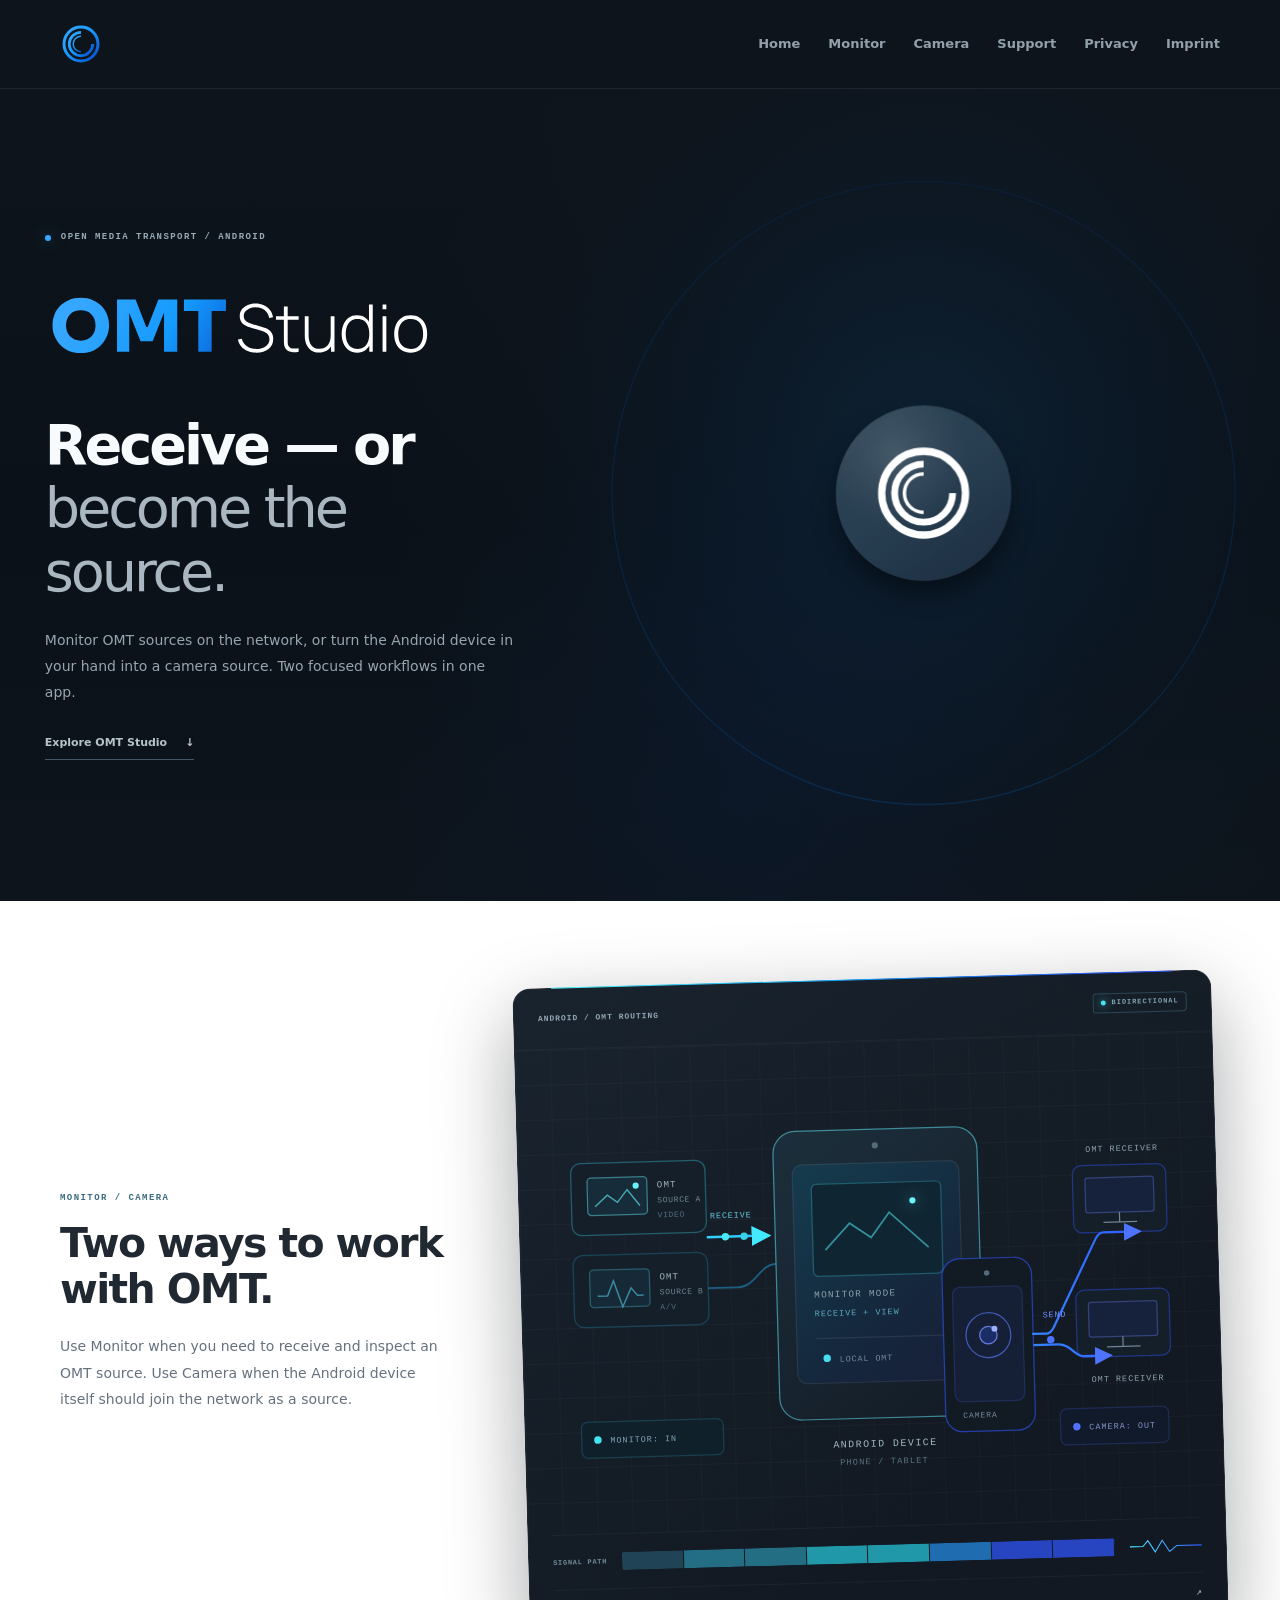
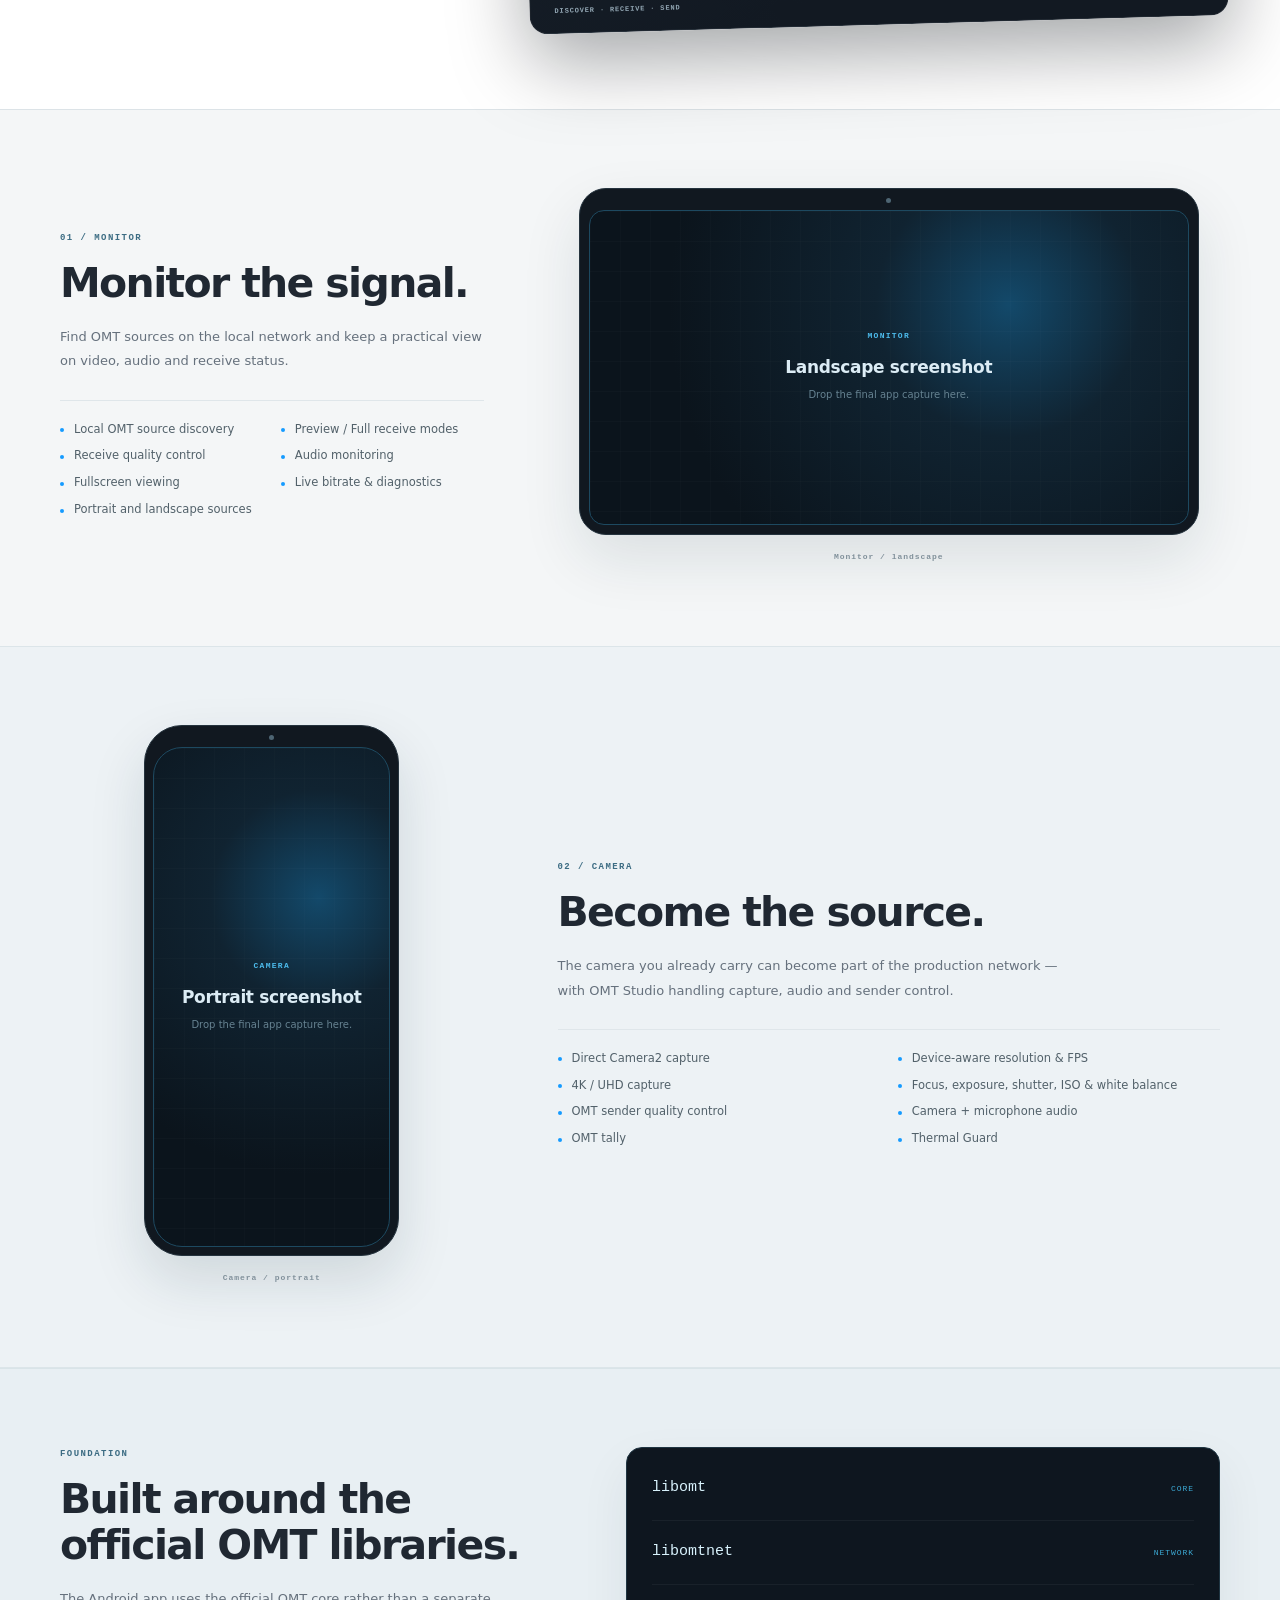
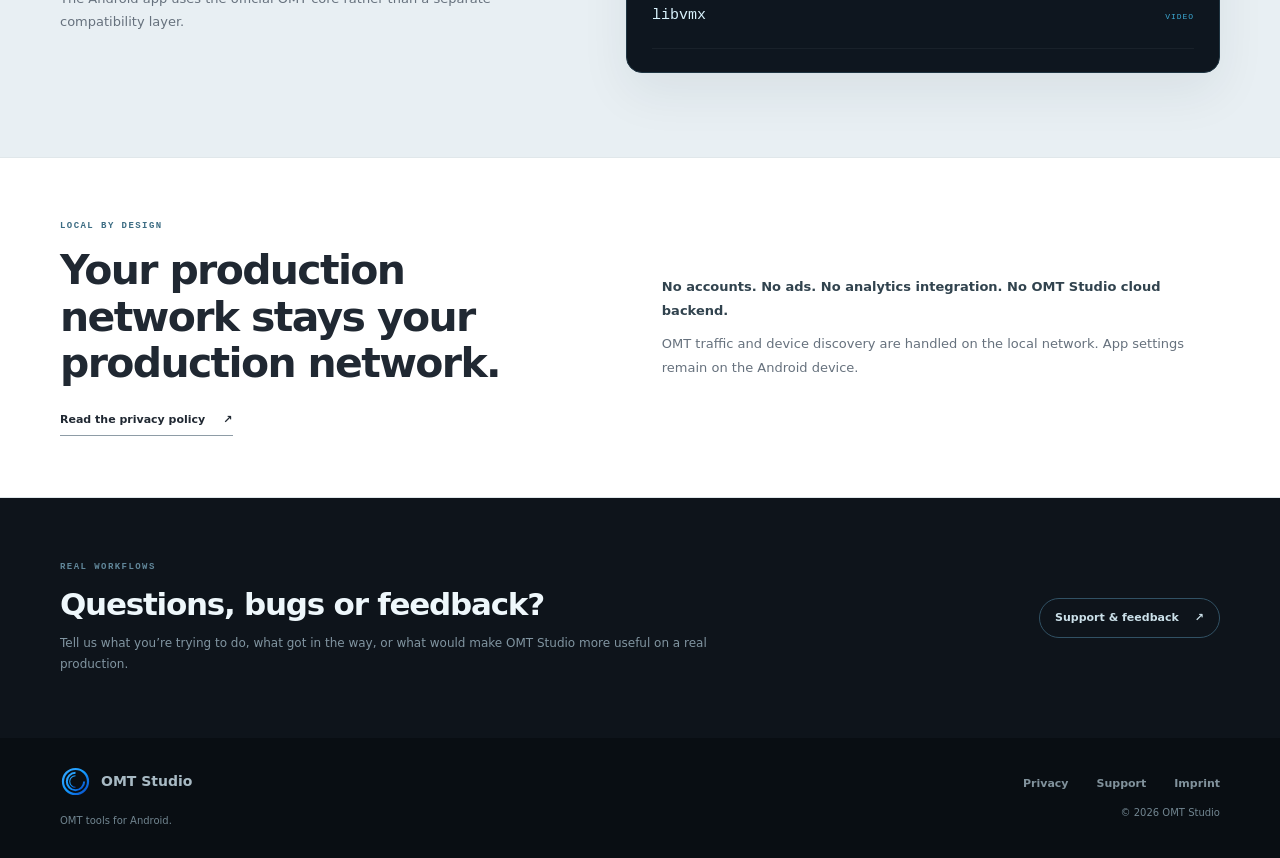
<file: index.html>
<!DOCTYPE html>

<html lang="en">
<head>
<meta charset="utf-8"/>
<meta content="width=device-width,initial-scale=1" name="viewport"/>
<meta content="OMT monitoring and camera sending for Android." name="description"/>
<meta content="#0e141b" name="theme-color"/>
<title>OMT Studio — Receive or become the source</title><link href="assets/portal.svg" rel="icon" type="image/svg+xml"/>
<link href="styles.css" rel="stylesheet"/></head>
<body>
<a class="skip-link" href="#main">Skip to content</a>
<header class="site-header">
<div class="container header-inner">
<a aria-label="OMT Studio home" class="brand" href="index.html">
<img alt="" class="header-mark" height="44" src="assets/portal.svg" width="44"/>
</a>
<nav aria-label="Main navigation">
<a href="index.html">Home</a>
<a href="index.html#monitor">Monitor</a>
<a href="index.html#camera">Camera</a>
<a href="support.html">Support</a>
</nav>
</div>
</header>
<main id="main">
<section class="hero">
<div class="container hero-grid">
<div class="hero-copy">
<p class="eyebrow"><span class="status-dot"></span> OPEN MEDIA TRANSPORT / ANDROID</p>
<img alt="OMT Studio" class="hero-wordmark-img" src="assets/wordmark.svg"/>
<h1>Receive — or<br/><span>become the source.</span></h1>
<p class="hero-description">
          Monitor OMT sources on the network, or turn the Android device in your hand into a camera source.
          Two focused workflows in one app.
        </p>
<a class="text-link hero-link" href="#overview">Explore OMT Studio <span aria-hidden="true">↓</span></a>
</div>
<div aria-label="Interactive OMT Studio orb" class="hero-orb-stage" id="hero-orb-stage" role="img">
<canvas aria-hidden="true" class="hero-orb-canvas" id="hero-orb-canvas"></canvas>
<button aria-label="OMT Studio orb" class="web-orb" id="web-orb" type="button"><img alt="" class="web-orb-logo" src="assets/portal.svg"/></button>
</div>
</div>
</section>
<section class="overview-section section" id="overview">
<div class="container overview-grid">
<div class="overview-copy-block">
<p class="eyebrow">MONITOR / CAMERA</p>
<h2>Two ways to work with OMT.</h2>
<p>Use Monitor when you need to receive and inspect an OMT source. Use Camera when the Android device itself should join the network as a source.</p>
</div>
<div aria-label="Technical illustration showing an OMT source routed through a network to monitoring and receiver endpoints" class="technical-art live-repo-hero-art" role="img">
<div class="art-heading">
<span>ANDROID / OMT ROUTING</span>
<span class="art-live"><i></i> BIDIRECTIONAL</span>
</div>
<svg aria-hidden="true" class="network-art" fill="none" viewbox="0 0 560 390">
<defs>
<lineargradient gradientunits="userSpaceOnUse" id="omtGradient" x1="54" x2="506" y1="154" y2="154">
<stop stop-color="#4ff6ff"></stop>
<stop offset=".5" stop-color="#149cff"></stop>
<stop offset="1" stop-color="#3157ff"></stop>
</lineargradient>
<lineargradient gradientunits="userSpaceOnUse" id="sendGradient" x1="219" x2="505" y1="252" y2="252">
<stop stop-color="#35dfff"></stop>
<stop offset="1" stop-color="#3157ff"></stop>
</lineargradient>
<lineargradient gradientunits="userSpaceOnUse" id="deviceFill" x1="208" x2="378" y1="82" y2="302">
<stop stop-color="#1c2e3b"></stop>
<stop offset="1" stop-color="#131b25"></stop>
</lineargradient>
<lineargradient gradientunits="userSpaceOnUse" id="screenFill" x1="226" x2="358" y1="112" y2="258">
<stop stop-color="#153a4c"></stop>
<stop offset=".6" stop-color="#15283d"></stop>
<stop offset="1" stop-color="#17203a"></stop>
</lineargradient>
<pattern height="28" id="grid" patternunits="userSpaceOnUse" width="28">
<path d="M28 0H0V28" stroke="#ffffff" stroke-opacity=".035"></path>
</pattern>
<filter height="300%" id="glow" width="300%" x="-100%" y="-100%">
<fegaussianblur stddeviation="5"></fegaussianblur>
</filter>
<marker id="arrowCyan" markerheight="8" markerunits="strokeWidth" markerwidth="8" orient="auto" refx="6" refy="4">
<path d="M0 0L8 4L0 8Z" fill="#43eaff"></path>
</marker>
<marker id="arrowBlue" markerheight="8" markerunits="strokeWidth" markerwidth="8" orient="auto" refx="6" refy="4">
<path d="M0 0L8 4L0 8Z" fill="#4d73ff"></path>
</marker>
</defs>
<rect fill="url(#grid)" height="390" width="560"></rect>
<g>
<rect fill="#151f29" height="58" rx="8" stroke="#3bd8ef" stroke-opacity=".34" width="108" x="42" y="92"></rect>
<rect fill="#162d39" height="30" rx="3" stroke="#67eaf5" stroke-opacity=".45" width="48" x="55" y="104"></rect>
<path d="M61 127l10-9 8 6 8-10 10 13" stroke="#62e7f2" stroke-opacity=".65" stroke-width="1.2"></path>
<circle cx="94" cy="111" fill="#67eff8" r="2.5"></circle>
<text fill="#9db0ba" font-family="monospace" font-size="7.5" letter-spacing=".8" x="111" y="113">OMT</text>
<text fill="#6e8793" font-family="monospace" font-size="6.5" letter-spacing=".5" x="111" y="125">SOURCE A</text>
<text fill="#4e6d7d" font-family="monospace" font-size="6.5" letter-spacing=".5" x="111" y="137">VIDEO</text>
<rect fill="#151f29" height="58" rx="8" stroke="#249bc9" stroke-opacity=".30" width="108" x="42" y="166"></rect>
<rect fill="#162936" height="30" rx="3" stroke="#4fc7e6" stroke-opacity=".35" width="48" x="55" y="178"></rect>
<path d="M61 199h8l5-12 7 21 7-15 5 6h5" stroke="#55cfe9" stroke-opacity=".58" stroke-width="1.2"></path>
<text fill="#9db0ba" font-family="monospace" font-size="7.5" letter-spacing=".8" x="111" y="187">OMT</text>
<text fill="#6e8793" font-family="monospace" font-size="6.5" letter-spacing=".5" x="111" y="199">SOURCE B</text>
<text fill="#4e6d7d" font-family="monospace" font-size="6.5" letter-spacing=".5" x="111" y="211">A/V</text>
</g>
<g>
<rect fill="url(#deviceFill)" height="232" rx="18" stroke="#63e9fa" stroke-opacity=".52" width="164" x="205" y="71"></rect>
<circle cx="287" cy="84" fill="#546b79" r="2.5"></circle>
<rect fill="url(#screenFill)" height="176" rx="8" stroke="#ffffff" stroke-opacity=".08" width="134" x="220" y="98"></rect>
<rect fill="#102532" height="74" rx="4" stroke="#43def1" stroke-opacity=".28" width="104" x="235" y="114"></rect>
<path d="M245 167l20-21 17 12 15-20 31 29" stroke="#51e7f3" stroke-opacity=".55" stroke-width="1.4"></path>
<circle cx="316" cy="129" fill="#45e6f3" filter="url(#glow)" opacity=".18" r="5"></circle>
<circle cx="316" cy="129" fill="#69f3fb" r="2.5"></circle>
<text fill="#8ca1ad" font-family="monospace" font-size="7.5" letter-spacing="1" x="235" y="205">MONITOR MODE</text>
<text fill="#5aa9bf" font-family="monospace" font-size="6.8" letter-spacing=".8" x="235" y="220">RECEIVE + VIEW</text>
<path d="M235 238h104" stroke="#ffffff" stroke-opacity=".08"></path>
<circle cx="244" cy="254" fill="#47dcf0" r="3"></circle>
<text fill="#6f8997" font-family="monospace" font-size="6.8" letter-spacing=".7" x="254" y="257">LOCAL OMT</text>
<rect fill="#121a24" height="139" rx="14" stroke="#3157ff" stroke-opacity=".6" width="72" x="338" y="177"></rect>
<circle cx="374" cy="189" fill="#526b7d" r="2.2"></circle>
<rect fill="#151f35" height="92" rx="6" stroke="#4b6df0" stroke-opacity=".22" width="56" x="346" y="200"></rect>
<circle cx="374" cy="239" r="18" stroke="#5c7cff" stroke-opacity=".65"></circle>
<circle cx="374" cy="239" fill="#3157ff" fill-opacity=".24" r="7" stroke="#7890ff" stroke-opacity=".8"></circle>
<circle cx="379" cy="234" fill="#9bafff" r="2.4"></circle>
<text fill="#73889b" font-family="monospace" font-size="6.5" letter-spacing=".7" x="352" y="305">CAMERA</text>
<text fill="#a3b7c2" font-family="monospace" font-size="8" letter-spacing="1.2" x="247" y="326">ANDROID DEVICE</text>
<text fill="#57717f" font-family="monospace" font-size="7" letter-spacing=".9" x="252" y="340">PHONE / TABLET</text>
</g>
<path d="M150 154H198" marker-end="url(#arrowCyan)" stroke="url(#omtGradient)" stroke-width="2"></path>
<path d="M150 195H174c14 0 18-18 31-18" stroke="#28baff" stroke-opacity=".42" stroke-width="1.4"></path>
<circle cx="165" cy="154" fill="#49e9f5" r="3"></circle>
<circle cx="180" cy="154" fill="#39cfea" r="3"></circle>
<text fill="#66c9df" font-family="monospace" font-size="6.8" letter-spacing=".7" x="153" y="139">RECEIVE</text>
<g>
<rect fill="#151f2a" height="54" rx="7" stroke="#3157ff" stroke-opacity=".44" width="75" x="445" y="105"></rect>
<rect fill="#16223b" height="28" rx="2" stroke="#6d85ff" stroke-opacity=".35" width="55" x="455" y="115"></rect>
<path d="M469 151h27" stroke="#728391"></path>
<path d="M482 143v8" stroke="#728391"></path>
<text fill="#8da2b0" font-family="monospace" font-size="6.8" letter-spacing=".8" x="456" y="94">OMT RECEIVER</text>
<rect fill="#151f2a" height="54" rx="7" stroke="#3157ff" stroke-opacity=".44" width="75" x="445" y="205"></rect>
<rect fill="#16223b" height="28" rx="2" stroke="#6d85ff" stroke-opacity=".35" width="55" x="455" y="215"></rect>
<path d="M469 251h27" stroke="#728391"></path>
<path d="M482 243v8" stroke="#728391"></path>
<text fill="#8da2b0" font-family="monospace" font-size="6.8" letter-spacing=".8" x="456" y="279">OMT RECEIVER</text>
</g>
<path d="M410 239H421 Q424 239 426.5 234.5 L462.5 163.5 Q465 159 469 159 H496" marker-end="url(#arrowBlue)" stroke="url(#sendGradient)" stroke-linecap="round" stroke-width="1.8"></path>
<path d="M410 248H430c10 0 13 10 20 10h20" marker-end="url(#arrowBlue)" stroke="url(#sendGradient)" stroke-width="1.8"></path>
<circle cx="424" cy="244" fill="#4c73ff" r="3"></circle>
<text fill="#718bff" font-family="monospace" font-size="6.8" letter-spacing=".7" x="418" y="226">SEND</text>
<rect fill="#10202a" height="29" rx="5" stroke="#34d7eb" stroke-opacity=".18" width="114" x="45" y="300"></rect>
<circle cx="58" cy="314.5" fill="#43e5f0" r="3"></circle>
<text fill="#7ca4b4" font-family="monospace" font-size="6.8" letter-spacing=".8" x="68" y="317">MONITOR: IN</text>
<rect fill="#111a2a" height="29" rx="5" stroke="#4b69ff" stroke-opacity=".22" width="87" x="430" y="300"></rect>
<circle cx="443" cy="314.5" fill="#5272ff" r="3"></circle>
<text fill="#8392c8" font-family="monospace" font-size="6.8" letter-spacing=".8" x="453" y="317">CAMERA: OUT</text>
</svg>
<div class="signal-strip">
<span>SIGNAL PATH</span>
<div class="signal-bars"><i></i><i></i><i></i><i></i><i></i><i></i><i></i><i></i></div>
<svg aria-hidden="true" fill="none" viewbox="0 0 100 24">
<path d="M0 12h18l7-8 10 16 10-16 10 16 10-8h35" stroke="url(#lineGradient)" stroke-width="1.5"></path>
<defs><lineargradient id="lineGradient"><stop stop-color="#4ff6ff"></stop><stop offset="1" stop-color="#3157ff"></stop></lineargradient></defs>
</svg>
</div>
<div class="art-caption">
<span>DISCOVER · RECEIVE · SEND</span>
<span>↗</span>
</div>
</div>
</div>
</section>
<section class="product-section monitor-section section" id="monitor">
<div class="container product-grid">
<div class="product-copy">
<p class="eyebrow">01 / MONITOR</p>
<h2>Monitor the signal.</h2>
<p class="product-lead">Find OMT sources on the local network and keep a practical view on video, audio and receive status.</p>
<ul class="product-features">
<li>Local OMT source discovery</li>
<li>Preview / Full receive modes</li>
<li>Receive quality control</li>
<li>Audio monitoring</li>
<li>Fullscreen viewing</li>
<li>Live bitrate &amp; diagnostics</li>
<li>Portrait and landscape sources</li>
</ul>
</div>
<figure class="screen-slot monitor-shot">
<div class="landscape-device">
<div class="screen-placeholder">
<span class="placeholder-kicker">MONITOR</span>
<strong>Landscape screenshot</strong>
<small>Drop the final app capture here.</small>
</div>
</div>
<figcaption>Monitor / landscape</figcaption>
</figure>
</div>
</section>
<section class="product-section camera-section section" id="camera">
<div class="container product-grid product-grid-reverse">
<div class="product-copy">
<p class="eyebrow">02 / CAMERA</p>
<h2>Become the source.</h2>
<p class="product-lead">The camera you already carry can become part of the production network — with OMT Studio handling capture, audio and sender control.</p>
<ul class="product-features">
<li>Direct Camera2 capture</li>
<li>Device-aware resolution &amp; FPS</li>
<li>4K / UHD capture</li>
<li>Focus, exposure, shutter, ISO &amp; white balance</li>
<li>OMT sender quality control</li>
<li>Camera + microphone audio</li>
<li>OMT tally</li>
<li>Thermal Guard</li>
</ul>
</div>
<figure class="screen-slot camera-shot">
<div class="portrait-device">
<div class="screen-placeholder">
<span class="placeholder-kicker">CAMERA</span>
<strong>Portrait screenshot</strong>
<small>Drop the final app capture here.</small>
</div>
</div>
<figcaption>Camera / portrait</figcaption>
</figure>
</div>
</section>
<section class="foundation-section section" id="foundation">
<div class="container foundation-grid">
<div>
<p class="eyebrow">FOUNDATION</p>
<h2>Built around the official OMT libraries.</h2>
<p class="foundation-intro">The Android app uses the official OMT core rather than a separate compatibility layer.</p>
</div>
<div class="library-panel">
<div class="library-row"><span>libomt</span><span>CORE</span></div>
<div class="library-row"><span>libomtnet</span><span>NETWORK</span></div>
<div class="library-row"><span>libvmx</span><span>VIDEO</span></div>
</div>
</div>
</section>
<section class="privacy-section">
<div class="container privacy-grid">
<div>
<p class="eyebrow">LOCAL BY DESIGN</p>
<h2>Your production network stays your production network.</h2>
<a class="text-link" href="privacy.html">Read the privacy policy <span aria-hidden="true">↗</span></a>
</div>
<div class="privacy-copy">
<p class="privacy-lead">No accounts. No ads. No analytics integration. No OMT Studio cloud backend.</p>
<p>OMT traffic and device discovery are handled on the local network. App settings remain on the Android device.</p>
</div>
</div>
</section>
<section class="support-banner">
<div class="container support-banner-inner">
<div>
<p class="eyebrow">REAL WORKFLOWS</p>
<h2>Questions, bugs or feedback?</h2>
<p>Tell us what you’re trying to do, what got in the way, or what would make OMT Studio more useful on a real production.</p>
</div>
<a class="outline-link" href="support.html">Support &amp; feedback <span aria-hidden="true">↗</span></a>
</div>
</section>
</main>
<footer class="site-footer">
<div class="container footer-inner">
<div class="footer-brand-block">
<a aria-label="OMT Studio home" class="brand footer-brand" href="index.html">
<img alt="" class="footer-mark" height="34" src="assets/portal.svg" width="34"/>
<span>OMT Studio</span>
</a>
<p>OMT tools for Android.</p>
</div>
<div class="footer-right">
<nav aria-label="Footer navigation">
<a href="privacy.html">Privacy</a>
<a href="support.html">Support</a>
<a href="imprint.html">Imprint</a>
</nav>
<p>© 2026 OMT Studio</p>
</div>
</div>
</footer>
<script src="site.js"></script></body>
</html>
</file>
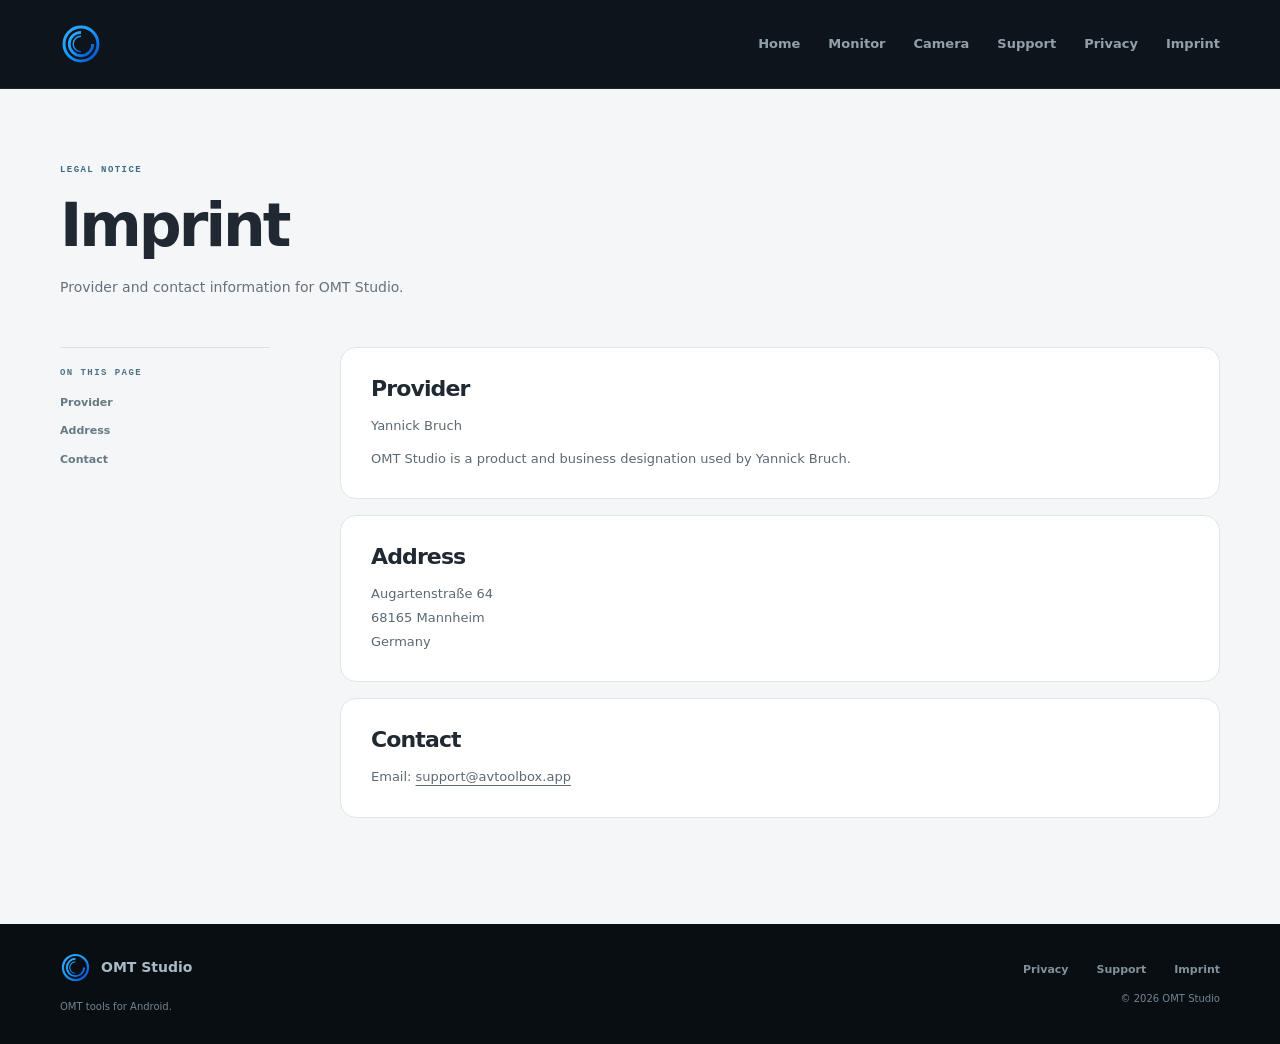
<file: imprint.html>
<!DOCTYPE html>

<html lang="en">
<head>
<meta charset="utf-8"/>
<meta content="width=device-width,initial-scale=1" name="viewport"/>
<meta content="Legal notice and contact information for OMT Studio." name="description"/>
<meta content="#0e141b" name="theme-color"/>
<title>Imprint — OMT Studio</title><link href="assets/portal.svg" rel="icon" type="image/svg+xml"/>
<link href="styles.css" rel="stylesheet"/></head>
<body>
<a class="skip-link" href="#main">Skip to content</a>
<header class="site-header">
<div class="container header-inner">
<a aria-label="OMT Studio home" class="brand" href="index.html">
<img alt="" class="header-mark" height="44" src="assets/portal.svg" width="44"/>
</a>
<nav aria-label="Main navigation">
<a href="index.html">Home</a>
<a href="index.html#monitor">Monitor</a>
<a href="index.html#camera">Camera</a>
<a href="support.html">Support</a>
</nav>
</div>
</header>
<main class="document-main" id="main">
<div class="container">
<div class="document-heading">
<p class="eyebrow">LEGAL NOTICE</p>
<h1>Imprint</h1>
<p class="document-intro">Provider and contact information for OMT Studio.</p>
</div>
<div class="document-layout">
<nav aria-label="On this page" class="contents">
<p class="eyebrow">ON THIS PAGE</p>
<a href="#provider">Provider</a>
<a href="#address">Address</a>
<a href="#contact">Contact</a>
</nav>
<div class="document-content">
<section id="provider">
<h2>Provider</h2>
<p>Yannick Bruch</p>
<p>OMT Studio is a product and business designation used by Yannick Bruch.</p>
</section>
<section id="address">
<h2>Address</h2>
<p>Augartenstraße 64<br/>68165 Mannheim<br/>Germany</p>
</section>
<section id="contact">
<h2>Contact</h2>
<p>Email: <a href="mailto:support@avtoolbox.app">support@avtoolbox.app</a></p>
</section>
</div>
</div>
</div>
</main>
<footer class="site-footer">
<div class="container footer-inner">
<div class="footer-brand-block">
<a aria-label="OMT Studio home" class="brand footer-brand" href="index.html">
<img alt="" class="footer-mark" height="34" src="assets/portal.svg" width="34"/>
<span>OMT Studio</span>
</a>
<p>OMT tools for Android.</p>
</div>
<div class="footer-right">
<nav aria-label="Footer navigation">
<a href="privacy.html">Privacy</a>
<a href="support.html">Support</a>
<a href="imprint.html">Imprint</a>
</nav>
<p>© 2026 OMT Studio</p>
</div>
</div>
</footer>
<script src="site.js"></script></body>
</html>
</file>
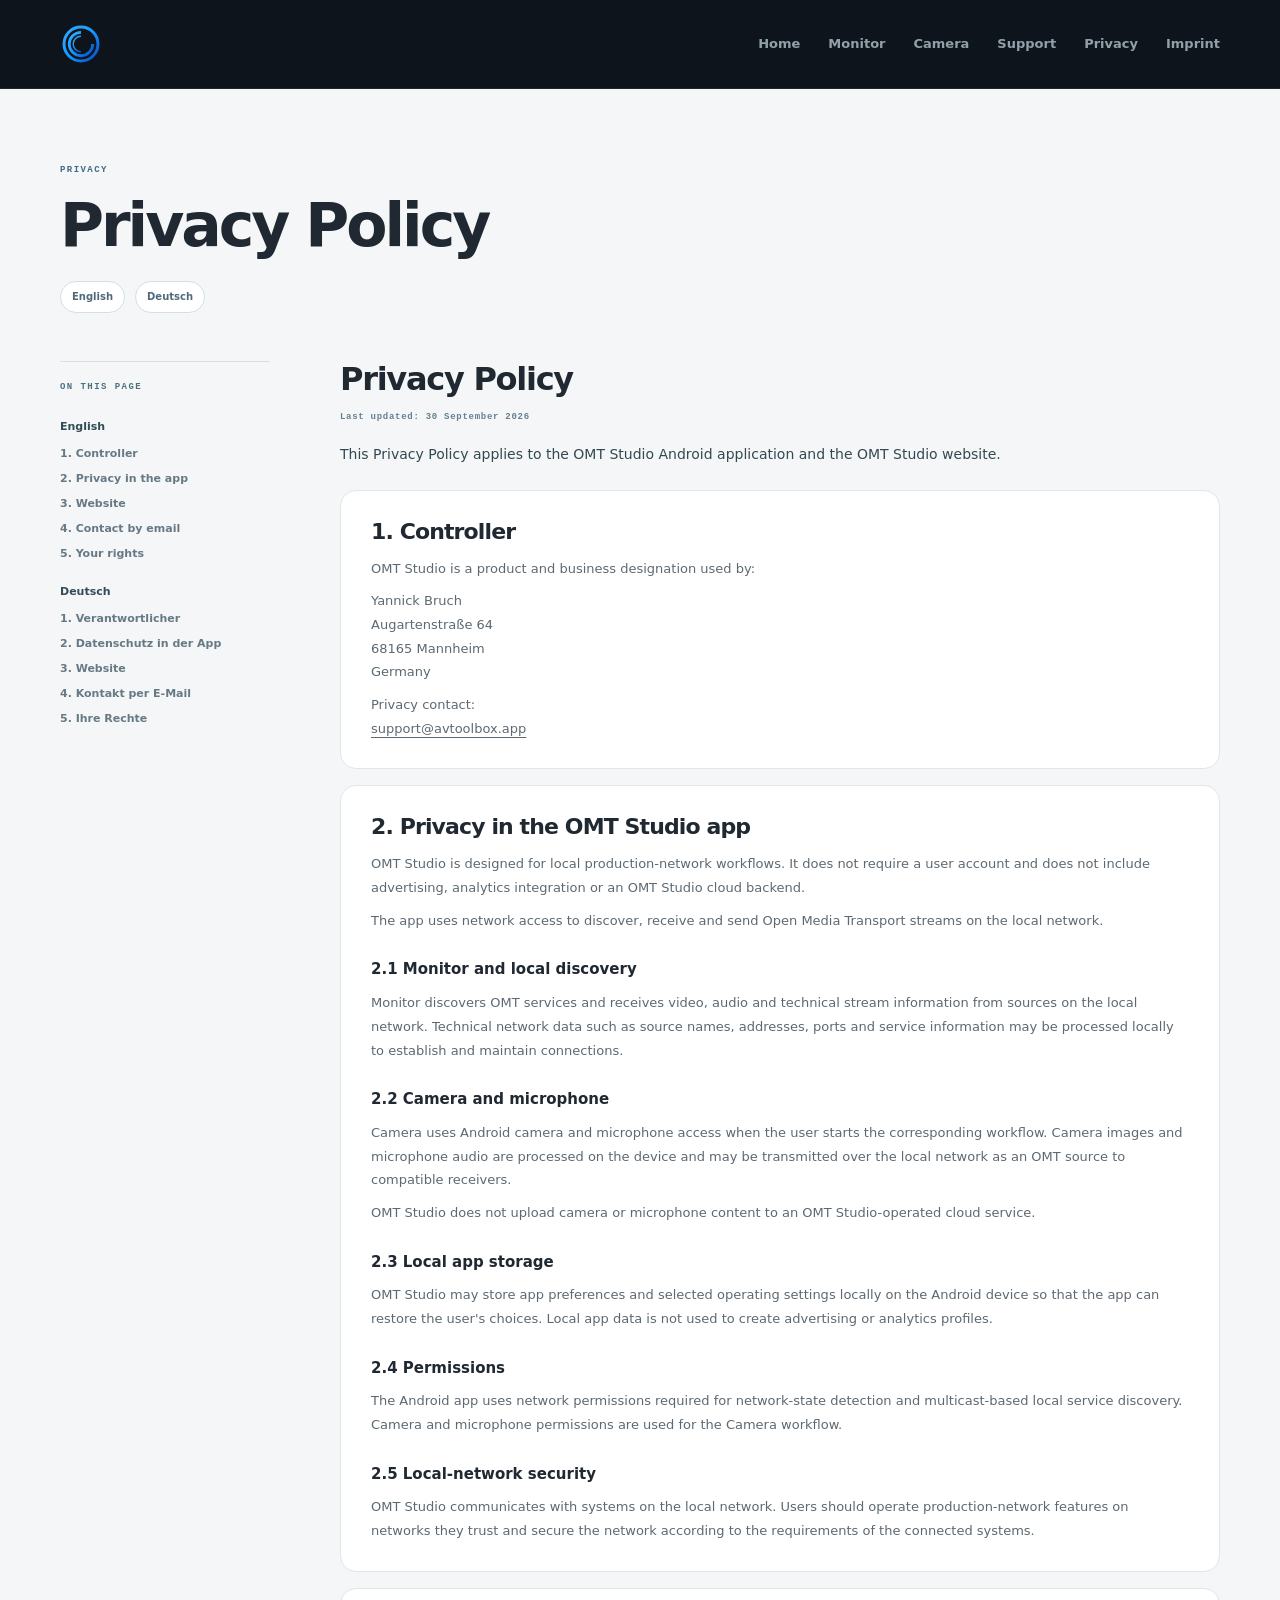
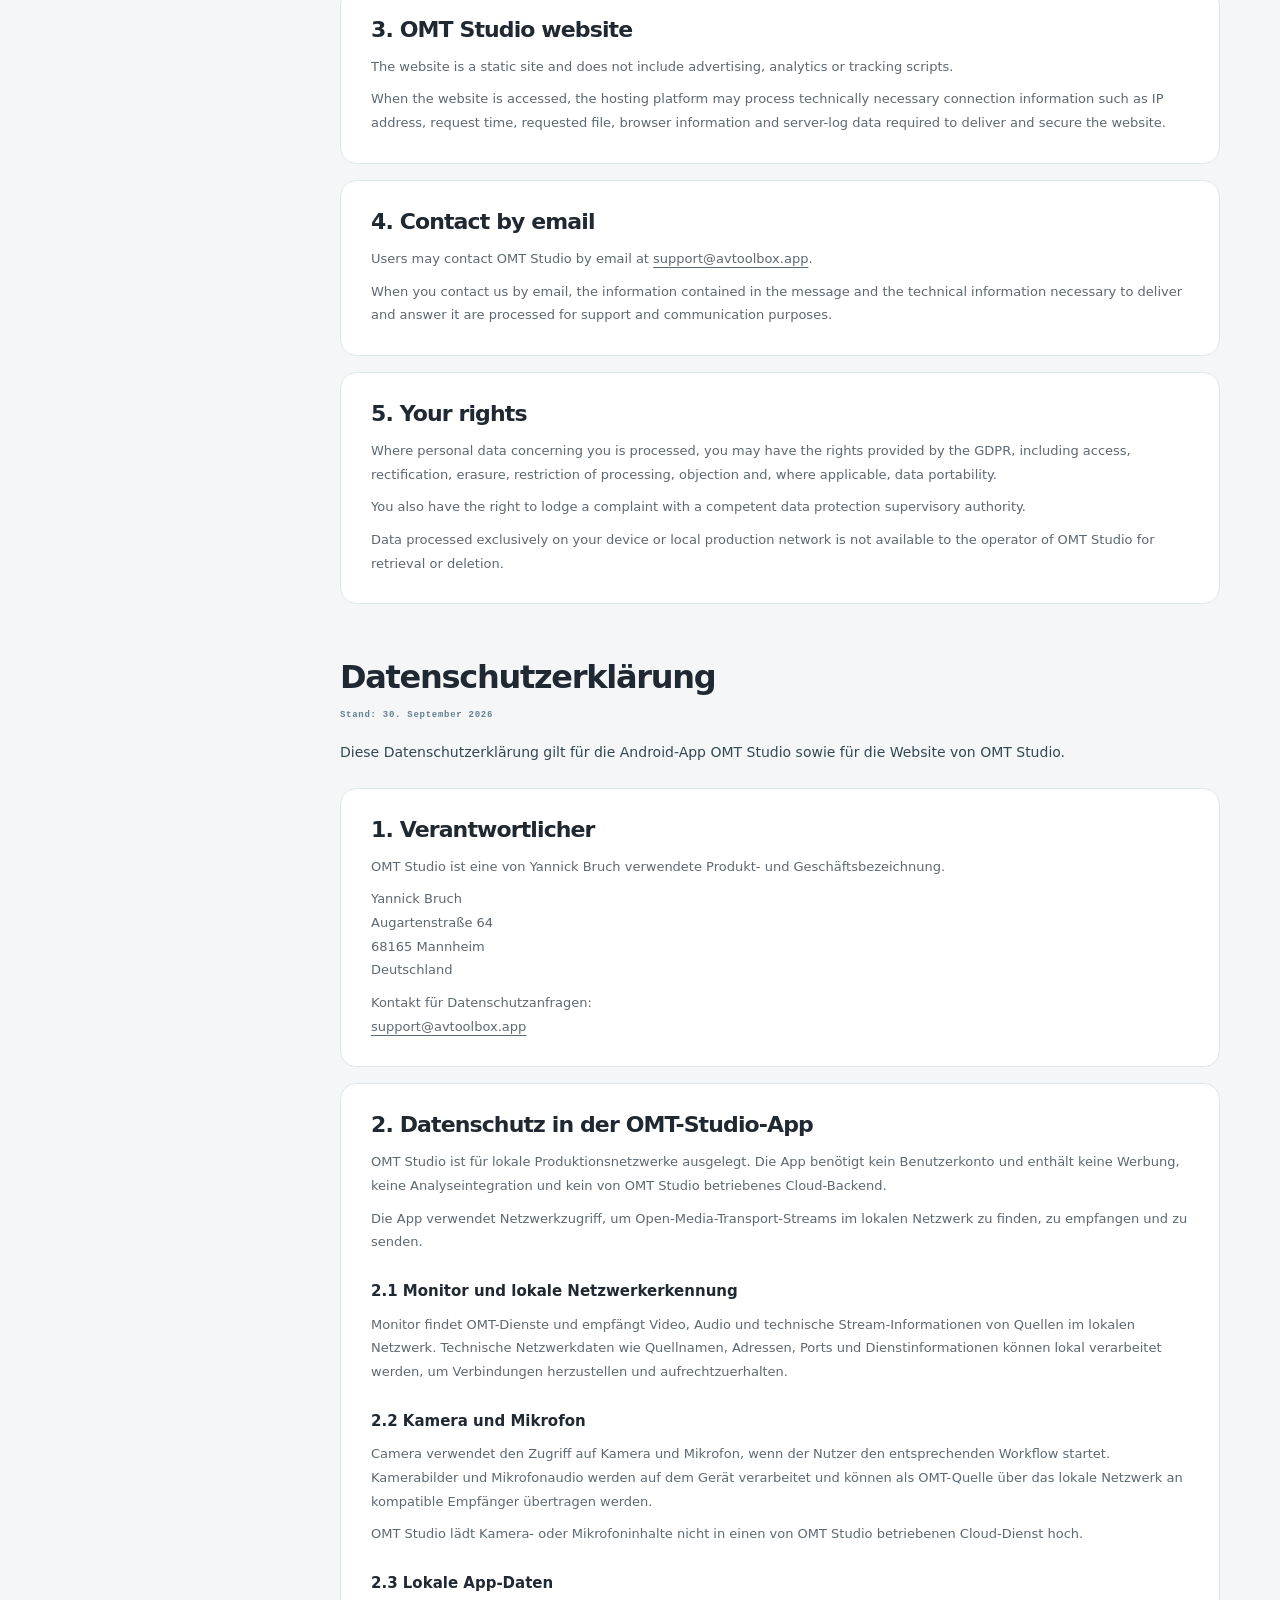
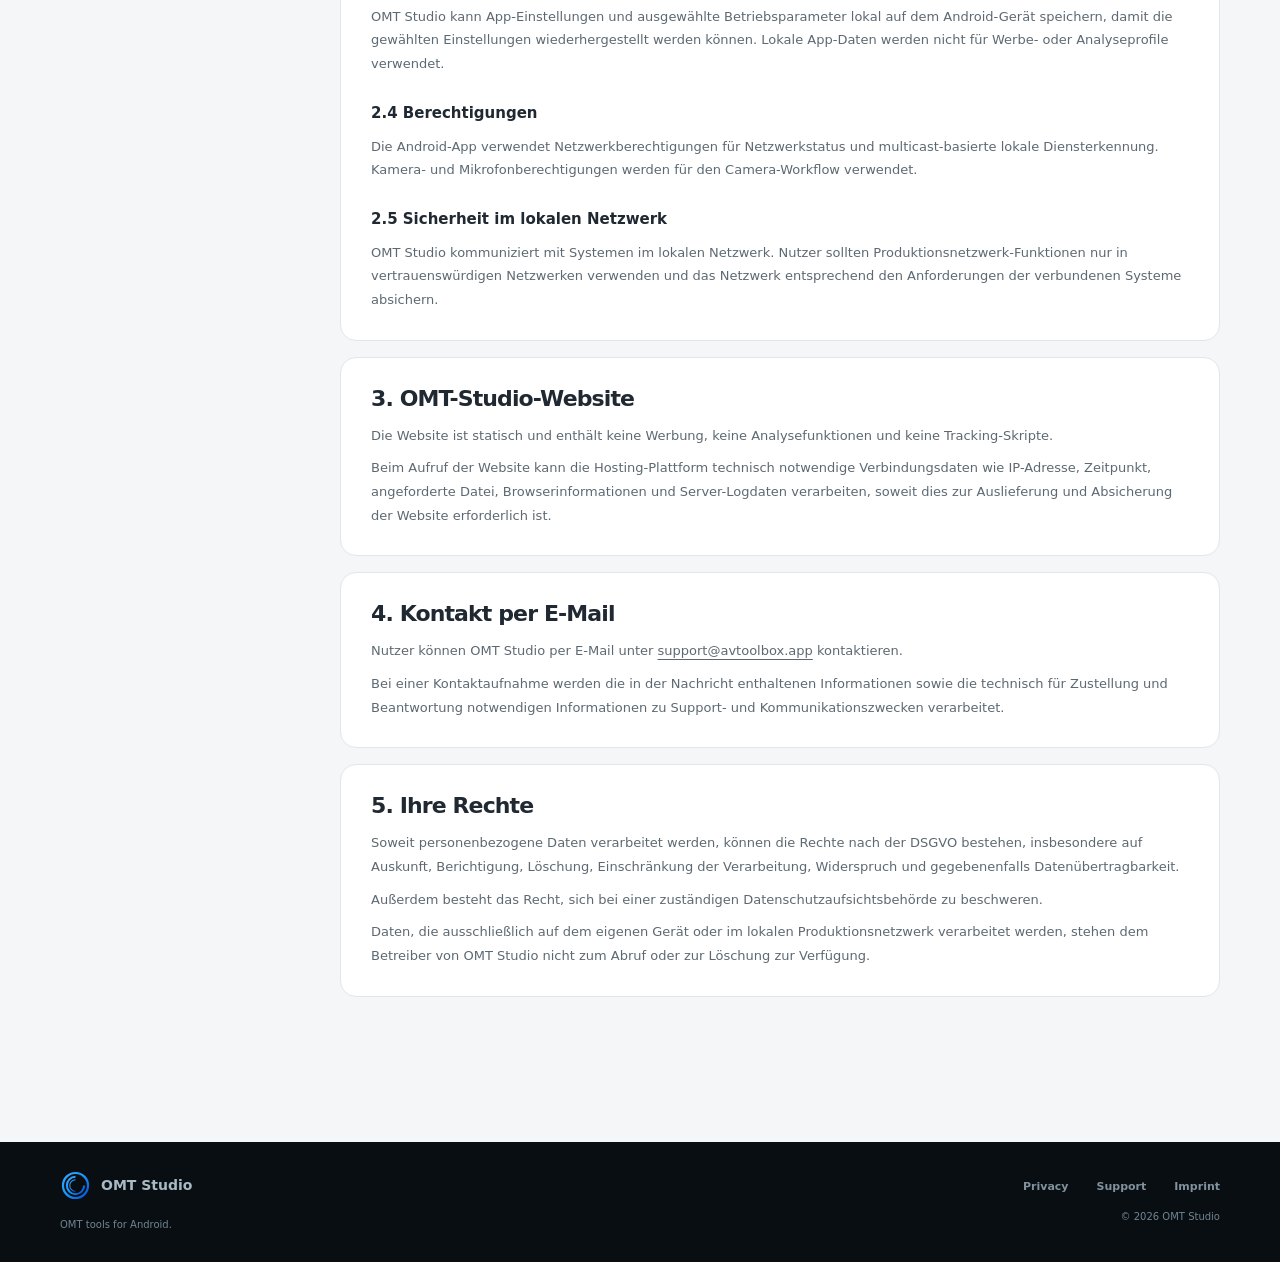
<file: privacy.html>
<!DOCTYPE html>

<html lang="en">
<head>
<meta charset="utf-8"/>
<meta content="width=device-width,initial-scale=1" name="viewport"/>
<meta content="Privacy Policy for the OMT Studio Android app and website." name="description"/>
<meta content="#0e141b" name="theme-color"/>
<title>Privacy — OMT Studio</title><link href="assets/portal.svg" rel="icon" type="image/svg+xml"/>
<link href="styles.css" rel="stylesheet"/></head>
<body>
<a class="skip-link" href="#main">Skip to content</a>
<header class="site-header">
<div class="container header-inner">
<a aria-label="OMT Studio home" class="brand" href="index.html">
<img alt="" class="header-mark" height="44" src="assets/portal.svg" width="44"/>
</a>
<nav aria-label="Main navigation">
<a href="index.html">Home</a>
<a href="index.html#monitor">Monitor</a>
<a href="index.html#camera">Camera</a>
<a href="support.html">Support</a>
</nav>
</div>
</header>
<main class="document-main" id="main">
<div class="container">
<div class="document-heading">
<p class="eyebrow">PRIVACY</p>
<h1>Privacy Policy</h1>
<nav aria-label="Privacy policy languages" class="language-nav">
<a href="#privacy-en" lang="en">English</a>
<a href="#privacy-de" lang="de">Deutsch</a>
</nav>
</div>
<div class="document-layout">
<nav aria-label="Privacy policy contents" class="contents privacy-contents">
<p class="eyebrow">ON THIS PAGE</p>
<div class="contents-group" lang="en">
<a class="contents-language" href="#privacy-en">English</a>
<a href="#en-controller">1. Controller</a>
<a href="#en-app">2. Privacy in the app</a>
<a href="#en-website">3. Website</a>
<a href="#en-email">4. Contact by email</a>
<a href="#en-rights">5. Your rights</a>
</div>
<div class="contents-group" lang="de">
<a class="contents-language" href="#privacy-de">Deutsch</a>
<a href="#de-controller">1. Verantwortlicher</a>
<a href="#de-app">2. Datenschutz in der App</a>
<a href="#de-website">3. Website</a>
<a href="#de-email">4. Kontakt per E-Mail</a>
<a href="#de-rights">5. Ihre Rechte</a>
</div>
</nav>
<div class="document-content">
<article class="privacy-language" id="privacy-en" lang="en">
<h2 class="policy-title">Privacy Policy</h2>
<p class="policy-date">Last updated: <time datetime="2026-09-30">30 September 2026</time></p>
<p class="policy-lead">This Privacy Policy applies to the OMT Studio Android application and the OMT Studio website.</p>
<section id="en-controller">
<h3>1. Controller</h3>
<p>OMT Studio is a product and business designation used by:</p>
<p>Yannick Bruch<br/>Augartenstraße 64<br/>68165 Mannheim<br/>Germany</p>
<p>Privacy contact:<br/><a href="mailto:support@avtoolbox.app">support@avtoolbox.app</a></p>
</section>
<section id="en-app">
<h3>2. Privacy in the OMT Studio app</h3>
<p>OMT Studio is designed for local production-network workflows. It does not require a user account and does not include advertising, analytics integration or an OMT Studio cloud backend.</p>
<p>The app uses network access to discover, receive and send Open Media Transport streams on the local network.</p>
<section class="policy-subsection">
<h4>2.1 Monitor and local discovery</h4>
<p>Monitor discovers OMT services and receives video, audio and technical stream information from sources on the local network. Technical network data such as source names, addresses, ports and service information may be processed locally to establish and maintain connections.</p>
</section>
<section class="policy-subsection">
<h4>2.2 Camera and microphone</h4>
<p>Camera uses Android camera and microphone access when the user starts the corresponding workflow. Camera images and microphone audio are processed on the device and may be transmitted over the local network as an OMT source to compatible receivers.</p>
<p>OMT Studio does not upload camera or microphone content to an OMT Studio-operated cloud service.</p>
</section>
<section class="policy-subsection">
<h4>2.3 Local app storage</h4>
<p>OMT Studio may store app preferences and selected operating settings locally on the Android device so that the app can restore the user's choices. Local app data is not used to create advertising or analytics profiles.</p>
</section>
<section class="policy-subsection">
<h4>2.4 Permissions</h4>
<p>The Android app uses network permissions required for network-state detection and multicast-based local service discovery. Camera and microphone permissions are used for the Camera workflow.</p>
</section>
<section class="policy-subsection">
<h4>2.5 Local-network security</h4>
<p>OMT Studio communicates with systems on the local network. Users should operate production-network features on networks they trust and secure the network according to the requirements of the connected systems.</p>
</section>
</section>
<section id="en-website">
<h3>3. OMT Studio website</h3>
<p>The website is a static site and does not include advertising, analytics or tracking scripts.</p>
<p>When the website is accessed, the hosting platform may process technically necessary connection information such as IP address, request time, requested file, browser information and server-log data required to deliver and secure the website.</p>
</section>
<section id="en-email">
<h3>4. Contact by email</h3>
<p>Users may contact OMT Studio by email at <a href="mailto:support@avtoolbox.app">support@avtoolbox.app</a>.</p>
<p>When you contact us by email, the information contained in the message and the technical information necessary to deliver and answer it are processed for support and communication purposes.</p>
</section>
<section id="en-rights">
<h3>5. Your rights</h3>
<p>Where personal data concerning you is processed, you may have the rights provided by the GDPR, including access, rectification, erasure, restriction of processing, objection and, where applicable, data portability.</p>
<p>You also have the right to lodge a complaint with a competent data protection supervisory authority.</p>
<p>Data processed exclusively on your device or local production network is not available to the operator of OMT Studio for retrieval or deletion.</p>
</section>
</article>
<article class="privacy-language" id="privacy-de" lang="de">
<h2 class="policy-title">Datenschutzerklärung</h2>
<p class="policy-date">Stand: <time datetime="2026-09-30">30. September 2026</time></p>
<p class="policy-lead">Diese Datenschutzerklärung gilt für die Android-App OMT Studio sowie für die Website von OMT Studio.</p>
<section id="de-controller">
<h3>1. Verantwortlicher</h3>
<p>OMT Studio ist eine von Yannick Bruch verwendete Produkt- und Geschäftsbezeichnung.</p>
<p>Yannick Bruch<br/>Augartenstraße 64<br/>68165 Mannheim<br/>Deutschland</p>
<p>Kontakt für Datenschutzanfragen:<br/><a href="mailto:support@avtoolbox.app">support@avtoolbox.app</a></p>
</section>
<section id="de-app">
<h3>2. Datenschutz in der OMT-Studio-App</h3>
<p>OMT Studio ist für lokale Produktionsnetzwerke ausgelegt. Die App benötigt kein Benutzerkonto und enthält keine Werbung, keine Analyseintegration und kein von OMT Studio betriebenes Cloud-Backend.</p>
<p>Die App verwendet Netzwerkzugriff, um Open-Media-Transport-Streams im lokalen Netzwerk zu finden, zu empfangen und zu senden.</p>
<section class="policy-subsection">
<h4>2.1 Monitor und lokale Netzwerkerkennung</h4>
<p>Monitor findet OMT-Dienste und empfängt Video, Audio und technische Stream-Informationen von Quellen im lokalen Netzwerk. Technische Netzwerkdaten wie Quellnamen, Adressen, Ports und Dienstinformationen können lokal verarbeitet werden, um Verbindungen herzustellen und aufrechtzuerhalten.</p>
</section>
<section class="policy-subsection">
<h4>2.2 Kamera und Mikrofon</h4>
<p>Camera verwendet den Zugriff auf Kamera und Mikrofon, wenn der Nutzer den entsprechenden Workflow startet. Kamerabilder und Mikrofonaudio werden auf dem Gerät verarbeitet und können als OMT-Quelle über das lokale Netzwerk an kompatible Empfänger übertragen werden.</p>
<p>OMT Studio lädt Kamera- oder Mikrofoninhalte nicht in einen von OMT Studio betriebenen Cloud-Dienst hoch.</p>
</section>
<section class="policy-subsection">
<h4>2.3 Lokale App-Daten</h4>
<p>OMT Studio kann App-Einstellungen und ausgewählte Betriebsparameter lokal auf dem Android-Gerät speichern, damit die gewählten Einstellungen wiederhergestellt werden können. Lokale App-Daten werden nicht für Werbe- oder Analyseprofile verwendet.</p>
</section>
<section class="policy-subsection">
<h4>2.4 Berechtigungen</h4>
<p>Die Android-App verwendet Netzwerkberechtigungen für Netzwerkstatus und multicast-basierte lokale Diensterkennung. Kamera- und Mikrofonberechtigungen werden für den Camera-Workflow verwendet.</p>
</section>
<section class="policy-subsection">
<h4>2.5 Sicherheit im lokalen Netzwerk</h4>
<p>OMT Studio kommuniziert mit Systemen im lokalen Netzwerk. Nutzer sollten Produktionsnetzwerk-Funktionen nur in vertrauenswürdigen Netzwerken verwenden und das Netzwerk entsprechend den Anforderungen der verbundenen Systeme absichern.</p>
</section>
</section>
<section id="de-website">
<h3>3. OMT-Studio-Website</h3>
<p>Die Website ist statisch und enthält keine Werbung, keine Analysefunktionen und keine Tracking-Skripte.</p>
<p>Beim Aufruf der Website kann die Hosting-Plattform technisch notwendige Verbindungsdaten wie IP-Adresse, Zeitpunkt, angeforderte Datei, Browserinformationen und Server-Logdaten verarbeiten, soweit dies zur Auslieferung und Absicherung der Website erforderlich ist.</p>
</section>
<section id="de-email">
<h3>4. Kontakt per E-Mail</h3>
<p>Nutzer können OMT Studio per E-Mail unter <a href="mailto:support@avtoolbox.app">support@avtoolbox.app</a> kontaktieren.</p>
<p>Bei einer Kontaktaufnahme werden die in der Nachricht enthaltenen Informationen sowie die technisch für Zustellung und Beantwortung notwendigen Informationen zu Support- und Kommunikationszwecken verarbeitet.</p>
</section>
<section id="de-rights">
<h3>5. Ihre Rechte</h3>
<p>Soweit personenbezogene Daten verarbeitet werden, können die Rechte nach der DSGVO bestehen, insbesondere auf Auskunft, Berichtigung, Löschung, Einschränkung der Verarbeitung, Widerspruch und gegebenenfalls Datenübertragbarkeit.</p>
<p>Außerdem besteht das Recht, sich bei einer zuständigen Datenschutzaufsichtsbehörde zu beschweren.</p>
<p>Daten, die ausschließlich auf dem eigenen Gerät oder im lokalen Produktionsnetzwerk verarbeitet werden, stehen dem Betreiber von OMT Studio nicht zum Abruf oder zur Löschung zur Verfügung.</p>
</section>
</article>
</div>
</div>
</div>
</main>
<footer class="site-footer">
<div class="container footer-inner">
<div class="footer-brand-block">
<a aria-label="OMT Studio home" class="brand footer-brand" href="index.html">
<img alt="" class="footer-mark" height="34" src="assets/portal.svg" width="34"/>
<span>OMT Studio</span>
</a>
<p>OMT tools for Android.</p>
</div>
<div class="footer-right">
<nav aria-label="Footer navigation">
<a href="privacy.html">Privacy</a>
<a href="support.html">Support</a>
<a href="imprint.html">Imprint</a>
</nav>
<p>© 2026 OMT Studio</p>
</div>
</div>
</footer>
<script src="site.js"></script></body>
</html>
</file>
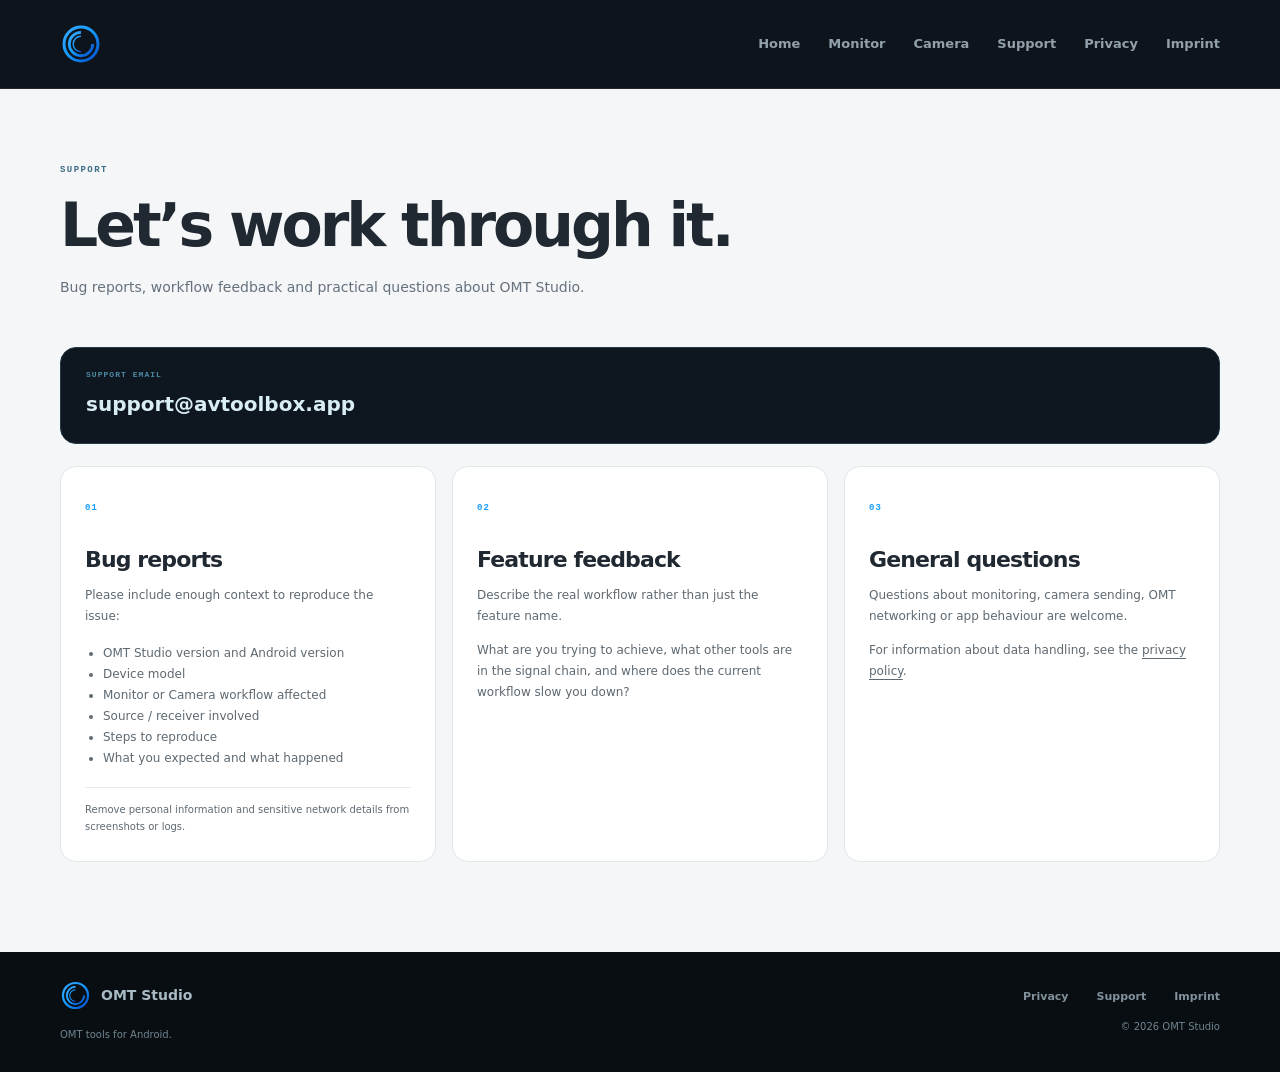
<file: support.html>
<!DOCTYPE html>

<html lang="en">
<head>
<meta charset="utf-8"/>
<meta content="width=device-width,initial-scale=1" name="viewport"/>
<meta content="Support, bug reports and workflow feedback for OMT Studio." name="description"/>
<meta content="#0e141b" name="theme-color"/>
<title>Support — OMT Studio</title><link href="assets/portal.svg" rel="icon" type="image/svg+xml"/>
<link href="styles.css" rel="stylesheet"/></head>
<body>
<a class="skip-link" href="#main">Skip to content</a>
<header class="site-header">
<div class="container header-inner">
<a aria-label="OMT Studio home" class="brand" href="index.html">
<img alt="" class="header-mark" height="44" src="assets/portal.svg" width="44"/>
</a>
<nav aria-label="Main navigation">
<a href="index.html">Home</a>
<a href="index.html#monitor">Monitor</a>
<a href="index.html#camera">Camera</a>
<a href="support.html">Support</a>
</nav>
</div>
</header>
<main class="document-main support-main" id="main">
<div class="container">
<div class="document-heading">
<p class="eyebrow">SUPPORT</p>
<h1>Let’s work through it.</h1>
<p class="document-intro">Bug reports, workflow feedback and practical questions about OMT Studio.</p>
</div>
<div class="support-contact">
<span class="notice-label">SUPPORT EMAIL</span>
<a class="support-email" href="mailto:support@avtoolbox.app">support@avtoolbox.app</a>
</div>
<div class="support-grid">
<section class="support-card">
<span class="support-number">01</span>
<h2>Bug reports</h2>
<p>Please include enough context to reproduce the issue:</p>
<ul>
<li>OMT Studio version and Android version</li>
<li>Device model</li>
<li>Monitor or Camera workflow affected</li>
<li>Source / receiver involved</li>
<li>Steps to reproduce</li>
<li>What you expected and what happened</li>
</ul>
<p class="small-note">Remove personal information and sensitive network details from screenshots or logs.</p>
</section>
<section class="support-card">
<span class="support-number">02</span>
<h2>Feature feedback</h2>
<p>Describe the real workflow rather than just the feature name.</p>
<p>What are you trying to achieve, what other tools are in the signal chain, and where does the current workflow slow you down?</p>
</section>
<section class="support-card">
<span class="support-number">03</span>
<h2>General questions</h2>
<p>Questions about monitoring, camera sending, OMT networking or app behaviour are welcome.</p>
<p>For information about data handling, see the <a href="privacy.html">privacy policy</a>.</p>
</section>
</div>
</div>
</main>
<footer class="site-footer">
<div class="container footer-inner">
<div class="footer-brand-block">
<a aria-label="OMT Studio home" class="brand footer-brand" href="index.html">
<img alt="" class="footer-mark" height="34" src="assets/portal.svg" width="34"/>
<span>OMT Studio</span>
</a>
<p>OMT tools for Android.</p>
</div>
<div class="footer-right">
<nav aria-label="Footer navigation">
<a href="privacy.html">Privacy</a>
<a href="support.html">Support</a>
<a href="imprint.html">Imprint</a>
</nav>
<p>© 2026 OMT Studio</p>
</div>
</div>
</footer>
<script src="site.js"></script></body>
</html>
</file>
<file: styles.css>
:root{color-scheme:light;--ink:#202832;--muted:#66717d;--paper:#f4f6f7;--line:#dce3e7;--dark:#0e141b;--dark2:#151d27;--blue1:#36A7FF;--blue2:#159BFF;--blue3:#064AC8;--gradient:linear-gradient(115deg,#36A7FF 0%,#159BFF 48%,#064AC8 100%)}
*{box-sizing:border-box}html{min-height:100%;background:var(--dark);scroll-behavior:smooth;scroll-padding-top:2rem}body{margin:0;min-height:100vh;display:flex;flex-direction:column;background:var(--paper);color:var(--ink);font-family:Inter,ui-sans-serif,system-ui,-apple-system,BlinkMacSystemFont,"Segoe UI",sans-serif;font-size:16px;line-height:1.65;-webkit-font-smoothing:antialiased}main{flex:1 0 auto}a{color:inherit;text-underline-offset:4px}a:focus-visible{outline:3px solid #36A7FF;outline-offset:5px;border-radius:3px}h1,h2,h3,p{margin:0}h1,h2,h3{line-height:1.14;letter-spacing:-.04em}.container{width:min(1160px,calc(100% - 64px));margin-inline:auto}.skip-link{position:absolute;left:20px;top:-100px;z-index:30;background:#fff;color:#111;padding:12px 20px}.skip-link:focus{top:12px}
.site-header{position:relative;z-index:10;background:var(--dark);color:#f6fbff;border-bottom:1px solid #ffffff12}.header-inner{min-height:88px;display:flex;align-items:center;justify-content:space-between;gap:24px}.brand{display:inline-flex;align-items:center;text-decoration:none}.header-mark{width:42px;height:42px;display:block}nav{display:flex;gap:28px}nav a{text-decoration:none;font-size:13px;font-weight:570}.site-header nav a{color:#92a0aa;padding:10px 0}.site-header nav a:hover{color:#fff}
.hero{position:relative;width:100%;min-height:calc(100svh - 88px);padding:0;overflow:hidden;display:flex;align-items:stretch;isolation:isolate;background:radial-gradient(circle at 72% 44%,rgba(21,155,255,.075) 0,rgba(8,124,235,.045) 15%,transparent 38%),radial-gradient(circle at 58% 86%,rgba(6,74,200,.055) 0,transparent 36%),linear-gradient(180deg,#0e141b 0%,#0b1118 54%,#0d141c 100%);color:#f8fbfd}.hero>.container.hero-grid{position:static!important;z-index:2;width:min(1380px,calc(100% - clamp(48px,7vw,128px)));max-width:none;min-height:calc(100svh - 88px);margin-inline:auto;display:grid;grid-template-columns:minmax(0,.84fr) minmax(0,1.16fr);gap:clamp(38px,5vw,86px);align-items:center;padding-block:clamp(44px,6vh,84px)}.eyebrow{font:650 9px/1.6 ui-monospace,SFMono-Regular,Consolas,monospace;letter-spacing:.16em}.hero .eyebrow{color:#98a9b5;display:flex;align-items:center;gap:10px;margin-bottom:24px}.status-dot{width:6px;height:6px;border-radius:50%;background:#36A7FF;box-shadow:0 0 15px #36A7FF88}.hero-copy{position:relative;z-index:3;max-width:610px;padding-block:22px}.hero-wordmark-img{display:block;width:min(100%,390px);height:auto;margin-bottom:31px}.hero h1{font-size:clamp(40px,4.35vw,59px);font-weight:620;letter-spacing:-.055em}.hero h1 span{color:#aab7c1;font-weight:390}.hero-description{margin-top:24px;max-width:520px;color:#96a5b0;font-size:14px;line-height:1.86}.text-link{display:inline-flex;align-items:center;gap:18px;text-decoration:none;border-bottom:1px solid #8e9ca6;padding-bottom:6px;font-size:11px;font-weight:650}.hero-link{margin-top:29px;color:#b7c3cb;border-bottom-color:#435765}.hero-link:hover{border-bottom-color:#159BFF}
.hero-orb-stage{position:absolute!important;inset:0!important;z-index:1!important;width:100%!important;height:100%!important;min-height:100%!important;max-width:none!important;margin:0!important;padding:0!important;overflow:hidden!important;border:0!important;border-radius:0!important;box-shadow:none!important;background:transparent!important;pointer-events:none}.hero-orb-stage:before{content:"";position:absolute;inset:0;pointer-events:none;background:radial-gradient(circle at 72% 48%,rgba(21,155,255,.045) 0,rgba(8,124,235,.025) 24%,transparent 55%)}.hero-orb-stage:after{content:"";position:absolute;inset:0;pointer-events:none;background:none!important}.hero-orb-canvas{position:absolute!important;inset:0!important;width:100%!important;height:100%!important;max-width:none!important;display:block;pointer-events:none}.web-orb{--orb-x:0px;--orb-y:0px;--orb-scale:1;--orb-activation:0;position:absolute;left:72%!important;top:50%!important;width:176px;height:176px;margin:-88px 0 0 -88px;padding:0;border-radius:50%;border:0!important;border-color:transparent!important;background:linear-gradient(145deg,#31414f 0%,#283845 54%,#1f2d39 100%)!important;transform:translate(var(--orb-x),var(--orb-y)) scale(var(--orb-scale));transform-origin:center;box-shadow:0 14px 24px rgba(0,0,0,.44),0 0 calc(4px + 8px*var(--orb-activation)) rgba(87,200,255,calc(.28*var(--orb-activation))),0 0 calc(12px + 42px*var(--orb-activation)) rgba(21,155,255,calc(.20*var(--orb-activation))),0 0 calc(22px + 68px*var(--orb-activation)) rgba(21,155,255,calc(.08*var(--orb-activation)))!important;cursor:pointer;outline:none;appearance:none;-webkit-appearance:none;z-index:4;pointer-events:auto;will-change:transform,box-shadow;overflow:hidden;isolation:isolate}.web-orb:before{content:"";position:absolute;inset:0;border-radius:50%;z-index:0;background:linear-gradient(145deg,#36A7FF 0%,#159BFF 48%,#064AC8 100%)!important;opacity:calc(.14 + (.86*var(--orb-activation)))!important;filter:saturate(calc(.70 + (.30*var(--orb-activation)))) brightness(calc(.68 + (.32*var(--orb-activation))))!important}.web-orb:after{content:"";position:absolute;inset:0;border-radius:50%;z-index:1;background:radial-gradient(circle at 34% 28%,rgba(255,255,255,.12) 0,rgba(255,255,255,.06) 18%,rgba(255,255,255,0) 42%)!important;box-shadow:none!important;pointer-events:none}.web-orb:focus-visible{outline:2px solid rgba(101,197,255,.86);outline-offset:10px}.web-orb-logo{position:absolute!important;left:50%;top:50%;width:104px!important;height:104px!important;transform:translate(-50%,-50%);filter:brightness(0) invert(1);pointer-events:none;z-index:2!important}
.section{padding:78px 0 84px}h2{font-size:clamp(30px,3.2vw,41px);font-weight:570}.overview-section{background:#fff;border-bottom:1px solid var(--line)}.overview-grid{display:grid;grid-template-columns:minmax(0,.72fr) minmax(0,1.28fr);gap:68px;align-items:center}.overview-copy-block .eyebrow,.product-copy .eyebrow,.foundation-grid .eyebrow,.privacy-grid .eyebrow{color:#3c6c83;margin-bottom:14px}.overview-copy-block>p:last-child{margin-top:20px;color:var(--muted);font-size:14px;line-height:1.9;max-width:520px}
.technical-art{position:relative;background:linear-gradient(145deg,#17222d,#101720 76%);border:1px solid #ffffff13;border-radius:20px;box-shadow:0 30px 86px #0007;transform:rotate(-1.2deg);overflow:hidden}.technical-art:before{content:"";position:absolute;left:46px;right:46px;top:0;height:1px;background:var(--gradient)}.art-heading,.art-caption{display:flex;align-items:center;justify-content:space-between;font:600 8px/1.4 ui-monospace,Consolas,monospace;letter-spacing:.12em;color:#8fa5b3;padding:20px 24px}.art-heading{border-bottom:1px solid #ffffff0a}.art-live{border:1px solid #29495a;border-radius:4px;padding:4px 7px;font-size:7px;color:#7f9baa;display:flex;align-items:center;gap:6px}.art-live i{width:5px;height:5px;border-radius:50%;background:#36A7FF;box-shadow:0 0 8px #36A7FF}.routing-art,.network-art{display:block;width:100%;height:auto}.signal-strip{display:flex;align-items:center;gap:15px;margin:0 24px;padding:15px 0;border-block:1px solid #ffffff0b}.signal-strip>span{font:600 7px/1.3 ui-monospace,Consolas,monospace;letter-spacing:.1em;color:#728d9b}.signal-bars{height:17px;display:flex;flex:1;border-radius:2px;overflow:hidden}.signal-bars i{flex:1;background:#143b50;border-right:1px solid #101720}.signal-bars i:nth-child(2),.signal-bars i:nth-child(3){background:#176b8f}.signal-bars i:nth-child(4),.signal-bars i:nth-child(5){background:#159BFF}.signal-bars i:nth-child(6),.signal-bars i:nth-child(7),.signal-bars i:nth-child(8){background:#064AC8}.signal-strip svg{width:72px;height:24px}.art-caption{font-size:7px;color:#657e8b;padding-block:16px}
#overview .live-repo-hero-art{position:relative;background:linear-gradient(145deg,#19232e,#121922 72%);border:1px solid #ffffff13;border-radius:18px;box-shadow:0 28px 78px #02080e5c;transform:rotate(-1.6deg);overflow:visible}#overview .live-repo-hero-art:before{content:"";position:absolute;inset:-1px 38px auto;height:1px;background:linear-gradient(115deg,#52f7ff 0%,#1ab7ff 38%,#147aff 66%,#3157ff 100%)}#overview .live-repo-hero-art .art-heading,#overview .live-repo-hero-art .art-caption{color:#93a7b4}#overview .live-repo-hero-art .art-live{border-color:#2b4653;color:#7fa4b2}#overview .live-repo-hero-art .art-live i{background:#48e5ef;box-shadow:0 0 10px #48e5ef}#overview .live-repo-hero-art .signal-bars{height:18px;opacity:.72}#overview .live-repo-hero-art .signal-bars i{background:#25546a;border-right-color:#10151d}#overview .live-repo-hero-art .signal-bars i:nth-child(2),#overview .live-repo-hero-art .signal-bars i:nth-child(3){background:#2a8fa9}#overview .live-repo-hero-art .signal-bars i:nth-child(4),#overview .live-repo-hero-art .signal-bars i:nth-child(5){background:#27cadd}#overview .live-repo-hero-art .signal-bars i:nth-child(6){background:#258de9}#overview .live-repo-hero-art .signal-bars i:nth-child(7),#overview .live-repo-hero-art .signal-bars i:nth-child(8){background:#3157ff}
.product-section{background:var(--paper)}.camera-section{background:#edf2f5;border-block:1px solid #dce5e9}.product-grid{display:grid;grid-template-columns:minmax(0,.78fr) minmax(0,1.22fr);gap:74px;align-items:center}.product-grid-reverse .product-copy{grid-column:2}.product-grid-reverse .screen-slot{grid-column:1;grid-row:1}.product-lead{margin-top:19px;color:var(--muted);font-size:13px;line-height:1.86;max-width:520px}.product-features{list-style:none;margin:26px 0 0;padding:20px 0 0;border-top:1px solid #dfe6ea;display:grid;grid-template-columns:repeat(2,minmax(0,1fr));gap:9px 18px}.product-features li{position:relative;padding-left:14px;color:#52616a;font-size:11.5px;line-height:1.55}.product-features li:before{content:"";position:absolute;left:0;top:.66em;width:4px;height:4px;border-radius:50%;background:#159BFF}.screen-slot{margin:0;display:flex;flex-direction:column;align-items:center;gap:16px}.screen-slot figcaption{font:600 8px/1.4 ui-monospace,Consolas,monospace;letter-spacing:.12em;color:#80909a}.landscape-device{width:min(100%,620px);padding:9px;background:#111820;border:1px solid #25333e;border-radius:27px;box-shadow:0 24px 60px #102c3b1c}.landscape-device:before{content:"";display:block;width:5px;height:5px;border-radius:50%;background:#4e6573;margin:0 auto 7px}.landscape-device .screen-placeholder{height:315px;border-radius:15px}.portrait-device{width:min(100%,255px);padding:8px;background:#111820;border:1px solid #25333e;border-radius:38px;box-shadow:0 24px 55px #102c3b22}.portrait-device:before{content:"";display:block;width:5px;height:5px;border-radius:50%;background:#4e6573;margin:1px auto 7px}.portrait-device .screen-placeholder{height:500px;border-radius:29px}.screen-placeholder{position:relative;display:flex;flex-direction:column;align-items:center;justify-content:center;text-align:center;background:radial-gradient(circle at 70% 30%,#13496a 0,#102331 28%,#0b141c 72%);border:1px solid #1d4960;overflow:hidden}.screen-placeholder:before{content:"";position:absolute;inset:0;background-image:linear-gradient(#ffffff04 1px,transparent 1px),linear-gradient(90deg,#ffffff03 1px,transparent 1px);background-size:30px 30px}.screen-placeholder>*{position:relative;z-index:1}.placeholder-kicker{font:650 8px/1.2 ui-monospace,Consolas,monospace;letter-spacing:.16em;color:#4dbced}.screen-placeholder strong{margin-top:13px;color:#dcecf5;font-size:17px;letter-spacing:-.02em}.screen-placeholder small{margin-top:6px;color:#668291;font-size:10px}
.foundation-section{background:#e8eff3;border-top:1px solid #d9e4e8}.foundation-grid{display:grid;grid-template-columns:minmax(0,.9fr) minmax(0,1.1fr);gap:80px;align-items:start}.foundation-intro{margin-top:18px;color:var(--muted);font-size:13px;line-height:1.8;max-width:470px}.library-panel{background:#0e161f;border:1px solid #1f3542;border-radius:16px;padding:9px 25px 23px;color:#e9f4f8;box-shadow:0 20px 50px #15303e12}.library-row{display:flex;justify-content:space-between;align-items:center;padding:19px 0;border-bottom:1px solid #ffffff0c;font-family:ui-monospace,Consolas,monospace}.library-row span:first-child{font-size:15px;color:#d8f2fc}.library-row span:last-child{font-size:8px;letter-spacing:.12em;color:#3caad5}
.privacy-section{background:#fff;padding:61px 0;border-block:1px solid #e0e7ea}.privacy-grid{display:grid;grid-template-columns:1fr 1.08fr;gap:85px;align-items:center}.privacy-grid .text-link{margin-top:24px}.privacy-copy p{font-size:13px;line-height:1.85;color:var(--muted)}.privacy-copy .privacy-lead{color:#31434e;font-weight:600;margin-bottom:9px}.support-banner{background:var(--dark);color:#eef7fb;padding:62px 0}.support-banner-inner{display:flex;justify-content:space-between;align-items:center;gap:50px}.support-banner .eyebrow{color:#61879a;margin-bottom:13px}.support-banner h2{font-size:31px}.support-banner p:not(.eyebrow){margin-top:10px;color:#8195a1;font-size:12px;max-width:650px;line-height:1.8}.outline-link{display:inline-flex;align-items:center;gap:16px;border:1px solid #315164;border-radius:999px;padding:10px 15px;color:#cbe0e9;text-decoration:none;font-size:11px;font-weight:650;white-space:nowrap}.outline-link:hover{border-color:#159BFF}
.site-footer{background:#090e13;color:#718590}.footer-inner{min-height:120px;display:flex;align-items:center;justify-content:space-between;gap:40px}.footer-brand-block p{margin-top:8px;font-size:10px}.footer-brand{gap:10px;color:#a8bac4;font-size:14px;font-weight:580}.footer-mark{width:31px;height:31px}.footer-right{text-align:right}.footer-right nav{justify-content:flex-end}.footer-right nav a{color:#81929c;font-size:11px}.footer-right>p{margin-top:12px;font-size:10px}
.document-main{background:#f4f6f7;padding:74px 0 90px}.document-heading{max-width:780px;margin-bottom:48px}.document-heading .eyebrow{color:#3c6c83;margin-bottom:14px}.document-heading h1{font-size:clamp(38px,5vw,60px);font-weight:600;letter-spacing:-.05em}.document-intro{margin-top:16px;color:var(--muted);font-size:14px}.document-layout{display:grid;grid-template-columns:210px minmax(0,1fr);gap:70px;align-items:start}.contents{position:sticky;top:28px;display:flex;flex-direction:column;gap:10px;border-top:1px solid #d6e0e5;padding-top:18px}.contents .eyebrow{color:#4d7182;margin-bottom:4px}.contents a{font-size:11px;color:#667984;text-decoration:none}.contents a:hover{color:#159BFF}.contents-group{display:flex;flex-direction:column;gap:7px;margin-top:9px}.contents-language{font-weight:700!important;color:#334c59!important;margin-bottom:2px}.document-content{min-width:0}.document-content>section,.privacy-language>section{background:#fff;border:1px solid #dfe7eb;border-radius:16px;padding:28px 30px;margin-bottom:16px}.document-content h2,.privacy-language h3{font-size:22px;font-weight:620;margin-bottom:13px}.privacy-language h4{font-size:15px;margin:22px 0 8px}.document-content p,.privacy-language p{color:#5d6972;font-size:13px;line-height:1.82;margin-top:9px}.policy-title{font-size:32px!important;margin-bottom:6px}.policy-date{font:600 9px/1.5 ui-monospace,Consolas,monospace!important;letter-spacing:.08em;color:#648091!important}.policy-lead{font-size:14px!important;color:#344851!important;margin:18px 0 22px!important}.privacy-language{margin-bottom:55px}.policy-subsection{padding-top:3px}.language-nav{gap:10px;margin-top:21px}.language-nav a{padding:7px 11px;border:1px solid #d2e0e6;border-radius:999px;font-size:10px;color:#4f6b79;text-decoration:none;background:#fff}.support-contact{background:#0e161f;border:1px solid #213b49;border-radius:16px;padding:22px 25px;margin-bottom:22px;color:#d9edf5}.notice-label{display:block;font:650 8px/1.3 ui-monospace,Consolas,monospace;letter-spacing:.13em;color:#4e8aa5;margin-bottom:8px}.support-email{font-size:20px;font-weight:600;text-decoration:none}.support-grid{display:grid;grid-template-columns:repeat(3,minmax(0,1fr));gap:16px}.support-card{background:#fff;border:1px solid #dfe7eb;border-radius:16px;padding:25px 24px}.support-number{font:650 9px/1 ui-monospace,Consolas,monospace;letter-spacing:.12em;color:#159BFF}.support-card h2{font-size:22px;margin-top:28px}.support-card p,.support-card li{font-size:12px;color:#5e6972;line-height:1.75}.support-card p{margin-top:13px}.support-card ul{padding-left:18px}.small-note{border-top:1px solid #e7ecef;padding-top:13px;margin-top:18px!important;font-size:10px!important}.back-to-top{position:fixed;right:18px;bottom:18px;z-index:20;width:43px;height:43px;border-radius:50%;border:1px solid #315064;background:#101821;color:#dff7ff;display:grid;place-items:center;cursor:pointer;opacity:0;visibility:hidden;transform:translateY(8px);pointer-events:none;transition:.18s ease}.back-to-top.is-visible{opacity:1;visibility:visible;transform:none;pointer-events:auto}
@media(min-width:1500px){.hero>.container.hero-grid,.site-header .header-inner{width:min(1600px,calc(100% - 10vw))}.hero-wordmark-img{width:min(100%,460px)}.hero h1{font-size:clamp(52px,3.5vw,72px)}.hero-description{font-size:15px;max-width:560px}.web-orb{width:196px;height:196px;margin:-98px 0 0 -98px}.web-orb-logo{width:114px!important;height:114px!important}}
@media(min-width:2100px){.hero>.container.hero-grid,.site-header .header-inner{width:min(1780px,calc(100% - 12vw))}.hero-wordmark-img{width:500px}.hero h1{font-size:76px}.hero-description{font-size:16px;max-width:610px}.web-orb{width:220px;height:220px;margin:-110px 0 0 -110px}.web-orb-logo{width:126px!important;height:126px!important}}
@media(max-width:1100px){.hero>.container.hero-grid,.site-header .header-inner{width:min(1160px,calc(100% - 48px))}.hero>.container.hero-grid{grid-template-columns:minmax(0,.94fr) minmax(0,1.06fr);gap:32px}.web-orb{left:73%!important;width:162px;height:162px;margin:-81px 0 0 -81px}.web-orb-logo{width:94px!important;height:94px!important}.hero-grid,.overview-grid,.product-grid,.foundation-grid,.privacy-grid{gap:42px}.product-grid{grid-template-columns:minmax(0,.88fr) minmax(0,1.12fr)}.support-grid{grid-template-columns:1fr}}
@media(max-width:760px){.container{width:calc(100% - 40px)}.header-inner{min-height:70px}.header-mark{width:34px;height:34px}.site-header nav{gap:15px}.site-header nav a{font-size:11px}.hero{min-height:auto}.hero>.container.hero-grid{position:relative!important;width:calc(100% - 40px);min-height:calc(100svh - 70px);grid-template-columns:1fr;align-content:center;padding-block:44px 40px}.hero-copy{max-width:100%;padding-right:0}.hero-orb-stage{position:relative!important;inset:auto!important;width:100%!important;height:min(56vh,520px)!important;min-height:340px!important;margin-top:8px!important;grid-column:1;grid-row:2}.web-orb{left:50%!important;top:50%!important;width:154px;height:154px;margin:-77px 0 0 -77px;border-width:10px}.web-orb-logo{width:84px!important;height:84px!important}.overview-grid,.product-grid,.foundation-grid,.privacy-grid{grid-template-columns:1fr}.product-grid-reverse .product-copy,.product-grid-reverse .screen-slot{grid-column:auto;grid-row:auto}.product-grid-reverse .product-copy{order:1}.product-grid-reverse .screen-slot{order:2}.landscape-device .screen-placeholder{height:250px}.portrait-device{width:235px}.portrait-device .screen-placeholder{height:460px}.support-banner-inner{align-items:flex-start;flex-direction:column}.document-layout{grid-template-columns:1fr;gap:30px}.contents{position:static;display:none}.footer-inner{align-items:flex-start;flex-direction:column;padding:30px 0}.footer-right{text-align:left}.footer-right nav{justify-content:flex-start}#overview .live-repo-hero-art{transform:none}}
@media(max-width:520px){.site-header nav a:nth-child(2),.site-header nav a:nth-child(3){display:none}.hero h1{font-size:39px}.hero-wordmark-img{width:275px}.hero-orb-stage{min-height:46vh!important}.web-orb{width:138px;height:138px;margin:-69px 0 0 -69px}.web-orb-logo{width:76px!important;height:76px!important}.product-features{grid-template-columns:1fr}.landscape-device .screen-placeholder{height:190px}.portrait-device{width:210px}.portrait-device .screen-placeholder{height:405px}}
@media(min-width:761px){.hero .container{max-width:none}}
@media(prefers-reduced-motion:reduce){html{scroll-behavior:auto}*,*:before,*:after{transition:none!important}.web-orb{transform:translate(0,0) scale(1)!important}}

/* --- Mobile hero + navigation fixes --- */

/* Android/Chrome touch feedback must not draw a rectangular highlight over the round orb. */
.web-orb{
  -webkit-tap-highlight-color:transparent;
  touch-action:manipulation;
}
.web-orb:focus:not(:focus-visible){
  outline:none;
}

/* Keep the wave canvas attached to the whole dark hero on mobile.
   The orb still sits below the copy, but the waves can travel through the
   entire hero and are clipped exactly at the transition to the next section. */
@media (max-width:760px){
  .hero{
    min-height:calc(100svh - 70px);
  }

  .hero > .container.hero-grid{
    position:static !important;
    display:block;
    width:calc(100% - 40px);
    min-height:calc(100svh - 70px);
    padding:44px 0 360px;
  }

  .hero-orb-stage{
    position:absolute !important;
    inset:0 !important;
    width:100% !important;
    height:100% !important;
    min-height:100% !important;
    margin:0 !important;
  }

  .web-orb{
    left:50% !important;
    top:auto !important;
    bottom:110px !important;
    margin:0 0 0 -77px;
  }
}

@media (max-width:520px){
  .hero > .container.hero-grid{
    padding-bottom:330px;
  }

  .web-orb{
    bottom:96px !important;
    margin-left:-69px;
  }
}

/* Raise the orb slightly on mobile so it is already visible in the initial viewport. */
@media (max-width:760px){
  .web-orb{bottom:170px !important;}
}
@media (max-width:520px){
  .web-orb{bottom:156px !important;}
}
</file>
